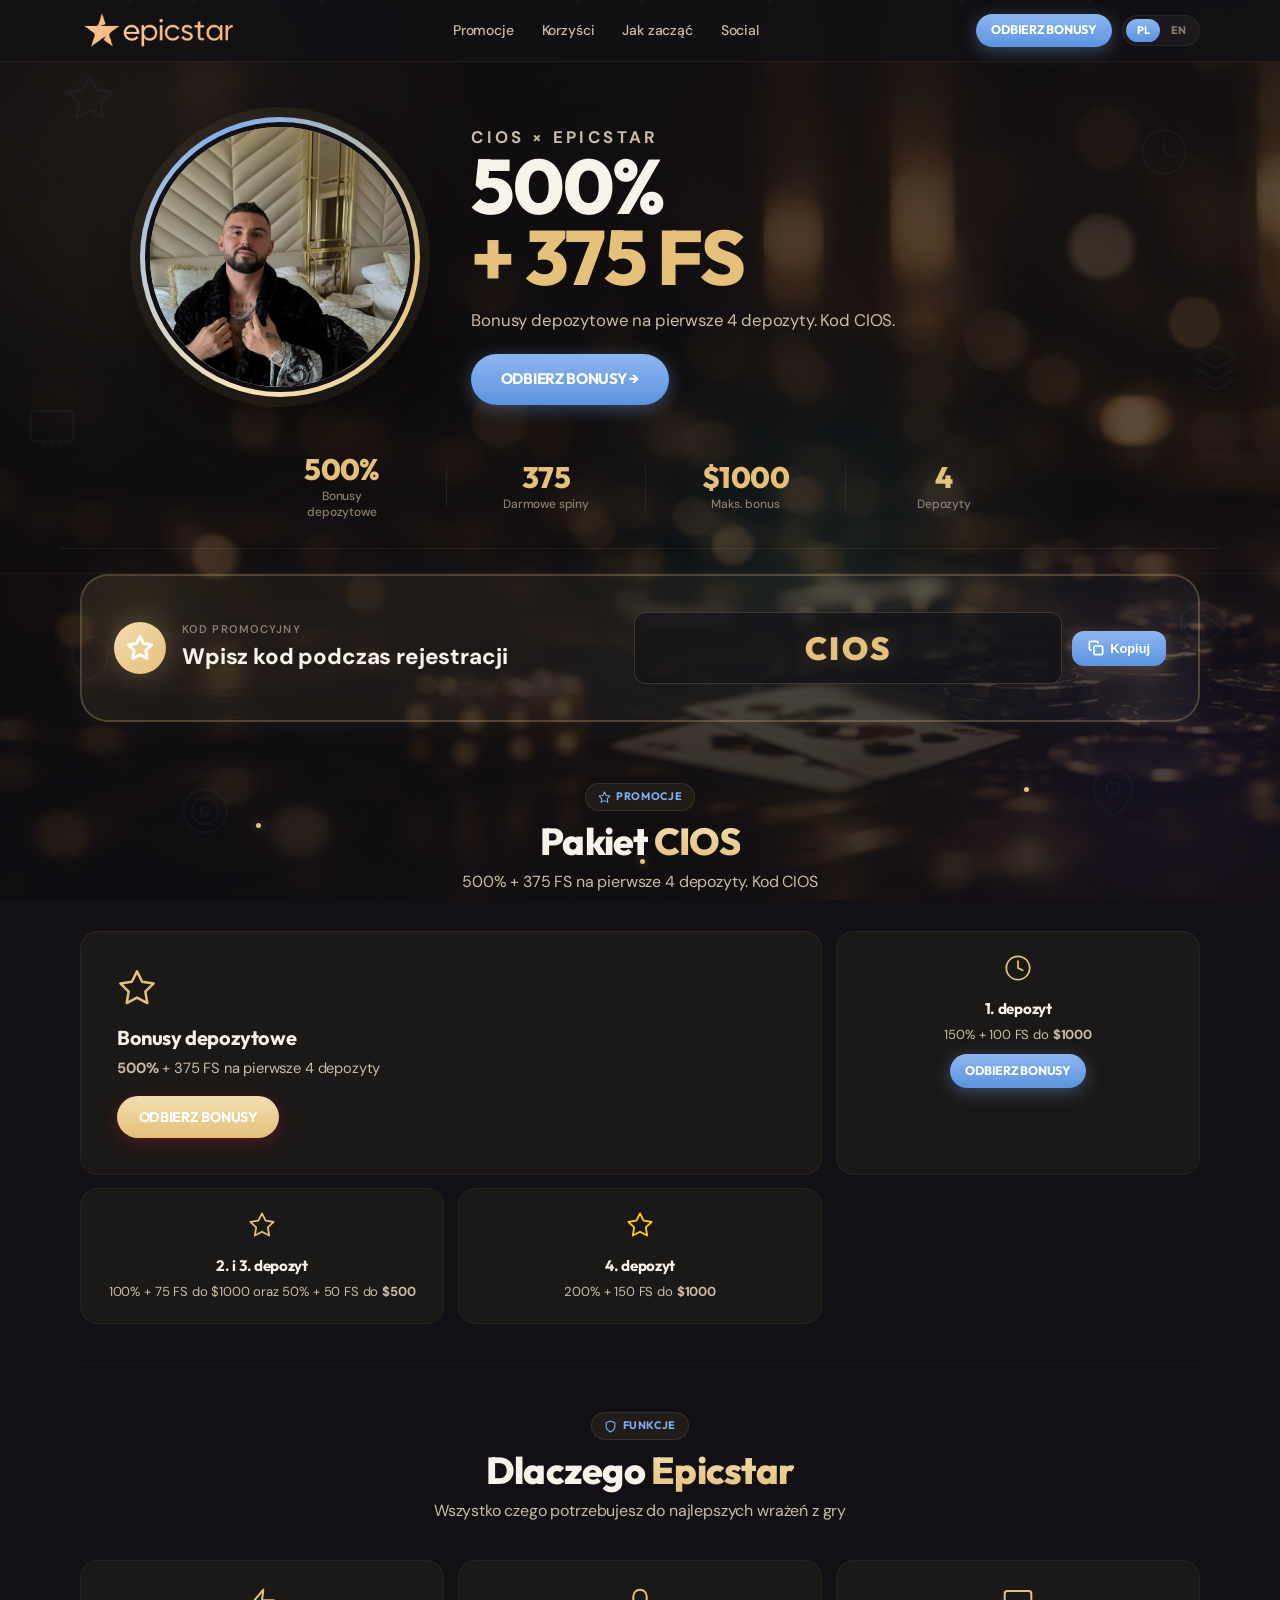
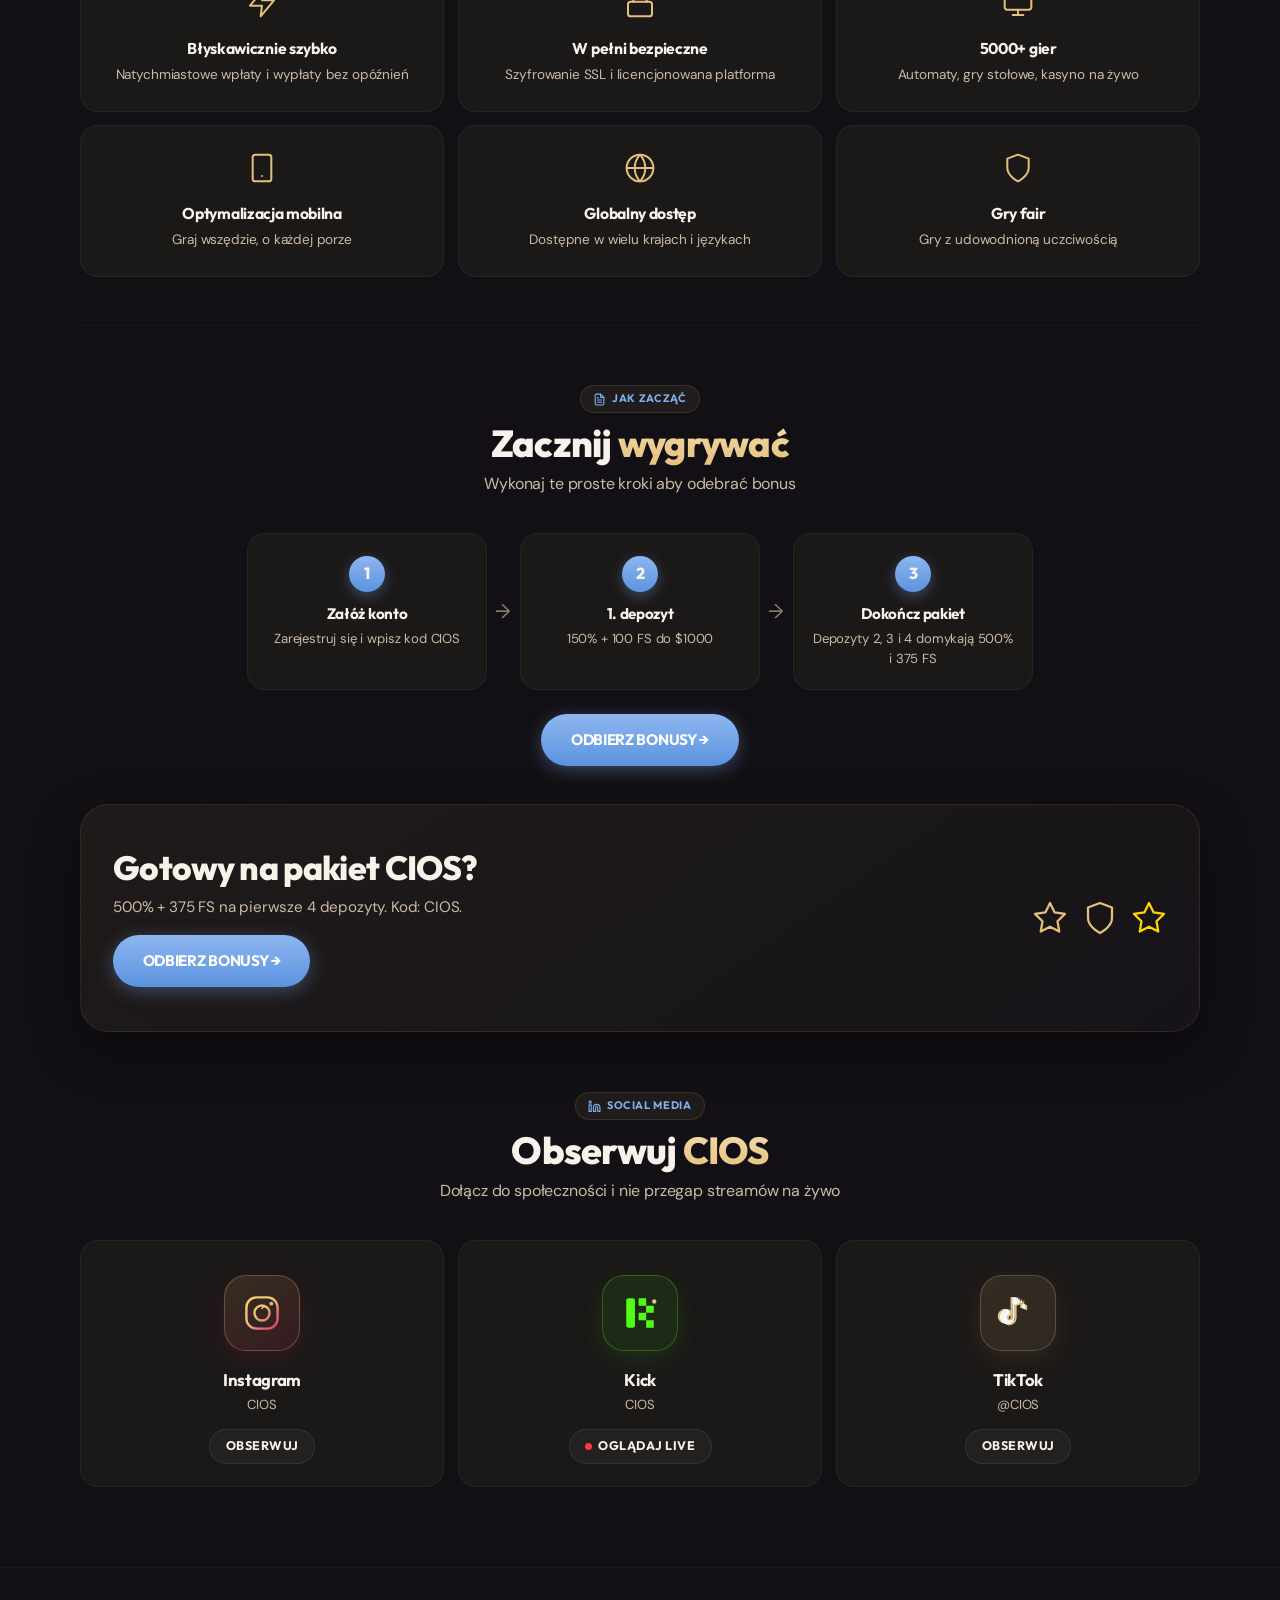
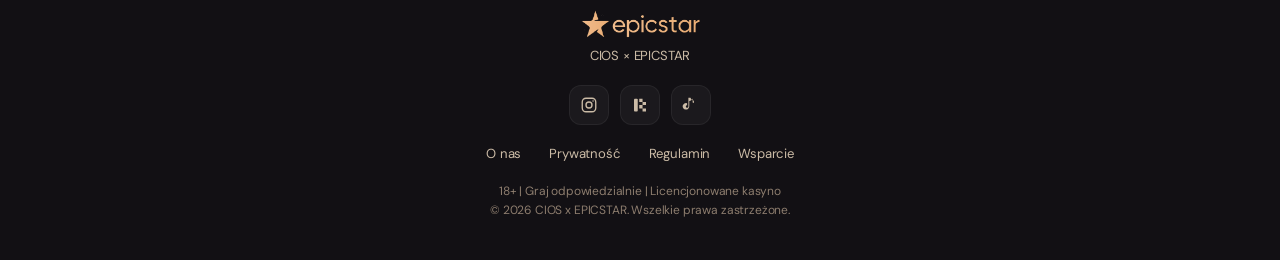
<file: index.html>
<!doctype html>
<html lang="pl">
  <head>
    <meta charset="UTF-8" />
    <meta name="viewport" content="width=device-width, initial-scale=1.0" />
    <link rel="icon" type="image/x-icon" href="assets/favicon.ico" />
    <link rel="preconnect" href="https://fonts.googleapis.com" />
    <link rel="preconnect" href="https://fonts.gstatic.com" crossorigin />
    <link href="https://fonts.googleapis.com/css2?family=DM+Sans:ital,opsz,wght@0,9..40,400..700;1,9..40,400..700&family=Outfit:wght@500;600;700;800;900&display=swap" rel="stylesheet" />
    <link rel="stylesheet" href="css/style.css" />
    <title>CIOS x EPICSTAR — Odbierz bonusy</title>
  </head>
  <body>
    <div class="app">
      <!-- Tło z efektem piekielno-arktycznym -->
      <div class="arctic-bg" aria-hidden="true">
        <div class="aurora aurora-1"></div>
        <div class="aurora aurora-2"></div>
        <div class="aurora aurora-3"></div>
        <div class="snow-particle p1"></div>
        <div class="snow-particle p2"></div>
        <div class="snow-particle p3"></div>
        <div class="snow-particle p4"></div>
        <div class="snow-particle p5"></div>
        <div class="snow-particle p6"></div>
        <div class="snow-particle p7"></div>
        <div class="snow-particle p8"></div>
        <div class="flame-particle f1"></div>
        <div class="flame-particle f2"></div>
        <div class="flame-particle f3"></div>
        
        <!-- LEWITUJĄCE ELEMENTY KASYNOWE -->
        <div class="floating-casino casino-1">
          <svg viewBox="0 0 24 24" fill="none" stroke="currentColor" stroke-width="1.2" stroke-linecap="round" stroke-linejoin="round">
            <polygon points="12 2 15.09 8.26 22 9.27 17 14.14 18.18 21.02 12 17.77 5.82 21.02 7 14.14 2 9.27 8.91 8.26 12 2"/>
          </svg>
        </div>
        <div class="floating-casino casino-2">
          <svg viewBox="0 0 24 24" fill="none" stroke="currentColor" stroke-width="1.2" stroke-linecap="round" stroke-linejoin="round">
            <circle cx="12" cy="12" r="10"/>
            <polyline points="12 6 12 12 16 14"/>
          </svg>
        </div>
        <div class="floating-casino casino-3">
          <svg viewBox="0 0 24 24" fill="none" stroke="currentColor" stroke-width="1.2" stroke-linecap="round" stroke-linejoin="round">
            <rect x="2" y="7" width="20" height="14" rx="2" ry="2"/>
            <line x1="16" y1="21" x2="16" y2="23"/>
            <line x1="8" y1="21" x2="8" y2="23"/>
            <line x1="12" y1="21" x2="12" y2="23"/>
          </svg>
        </div>
        <div class="floating-casino casino-4">
          <svg viewBox="0 0 24 24" fill="none" stroke="currentColor" stroke-width="1.2" stroke-linecap="round" stroke-linejoin="round">
            <path d="M12 2L2 7l10 5 10-5-10-5z"/>
            <path d="M2 17l10 5 10-5"/>
            <path d="M2 12l10 5 10-5"/>
          </svg>
        </div>
        <div class="floating-casino casino-5">
          <svg viewBox="0 0 24 24" fill="none" stroke="currentColor" stroke-width="1.2" stroke-linecap="round" stroke-linejoin="round">
            <path d="M12 22s8-4 8-10V5l-8-3-8 3v7c0 6 8 10 8 10z"/>
          </svg>
        </div>
        <div class="floating-casino casino-6">
          <svg viewBox="0 0 24 24" fill="none" stroke="currentColor" stroke-width="1.2" stroke-linecap="round" stroke-linejoin="round">
            <polygon points="12 2 22 8.5 22 15.5 12 22 2 15.5 2 8.5 12 2"/>
            <line x1="12" y1="22" x2="12" y2="15.5"/>
            <polyline points="12 8.5 2 15.5 12 22 22 15.5 12 8.5"/>
          </svg>
        </div>
        <div class="floating-casino casino-7">
          <svg viewBox="0 0 24 24" fill="none" stroke="currentColor" stroke-width="1.2" stroke-linecap="round" stroke-linejoin="round">
            <circle cx="12" cy="12" r="10"/>
            <circle cx="12" cy="12" r="6"/>
            <circle cx="12" cy="12" r="2"/>
          </svg>
        </div>
        <div class="floating-casino casino-8">
          <svg viewBox="0 0 24 24" fill="none" stroke="currentColor" stroke-width="1.2" stroke-linecap="round" stroke-linejoin="round">
            <path d="M21 10c0 7-9 13-9 13s-9-6-9-13a9 9 0 0118 0z"/>
            <circle cx="12" cy="10" r="3"/>
          </svg>
        </div>
      </div>

      <!-- Nawigacja -->
      <nav class="nav">
        <div class="nav-inner">
          <a href="https://rediraff.com/?refcode=K6AUTVNmiMVxM7VCXFR" target="_blank" rel="noopener noreferrer" class="nav-brand">
            <img src="assets/logo-mark.png" alt="epicstar" class="nav-logo" />
          </a>
          <div class="nav-links">
            <a href="#promo" data-i18n="navPromo">Promocje</a>
            <a href="#benefits" data-i18n="navBenefits">Korzyści</a>
            <a href="#steps" data-i18n="navSteps">Jak zacząć</a>
            <a href="#social" data-i18n="navSocial">Social</a>
          </div>
          <div class="nav-actions">
            <a href="https://rediraff.com/?refcode=K6AUTVNmiMVxM7VCXFR" target="_blank" rel="noopener" class="btn btn-primary btn-sm" data-i18n="navBonus">ODBIERZ BONUSY</a>
            <div class="lang-toggle">
              <button type="button" data-lang="pl" class="active">PL</button>
              <button type="button" data-lang="en">EN</button>
            </div>
          </div>
        </div>
      </nav>

      <header class="portrait-hero">
        <div class="portrait-ring">
          <img src="assets/avatare.jpg" alt="CIOS" />
        </div>
        <div class="portrait-copy">
          <p class="portrait-kicker">CIOS × EPICSTAR</p>
          <h1><span data-i18n="heroAmount">500%</span> <em data-i18n="heroSpins">+ 375 FS</em></h1>
          <p data-i18n="heroLead">Bonusy depozytowe na pierwsze 4 depozyty. Kod CIOS.</p>
          <div class="portrait-actions">
            <a href="https://rediraff.com/?refcode=K6AUTVNmiMVxM7VCXFR" target="_blank" rel="noopener" class="btn btn-primary btn-lg" data-i18n="heroCta1">ODBIERZ BONUSY →</a>
          </div>
        </div>
      </header>

      <!-- STATYSTYKI I PRZYCISKI POD BANNEREM -->
      <section class="hero-stats-section reveal">
        <div class="hero-stats-container">
          <div class="hero-stats">
            <div class="stat reveal-stagger">
              <span class="stat-number">500%</span>
              <span class="stat-label" data-i18n="statBonus">Bonusy depozytowe</span>
            </div>
            <div class="stat-divider reveal-stagger" aria-hidden="true"></div>
            <div class="stat reveal-stagger">
              <span class="stat-number">375</span>
              <span class="stat-label" data-i18n="statSpins">Darmowe spiny</span>
            </div>
            <div class="stat-divider reveal-stagger" aria-hidden="true"></div>
            <div class="stat reveal-stagger">
              <span class="stat-number">$1000</span>
              <span class="stat-label" data-i18n="statNoDeposit">Maks. bonus</span>
            </div>
            <div class="stat-divider reveal-stagger" aria-hidden="true"></div>
            <div class="stat reveal-stagger">
              <span class="stat-number">4</span>
              <span class="stat-label" data-i18n="statWithdraw">Depozyty</span>
            </div>
          </div>

        </div>
      </section>

      <!-- ════════════════════════════════════════ -->
      <!-- NOWY BOX Z KODEM PROMOCYJNYM HELLBOY   -->
      <!-- ════════════════════════════════════════ -->
      <section class="promo-code-section reveal" style="max-width: 1160px; margin: 0 auto; padding: 0 1.25rem;">
        <div class="promo-code-box" style="
          background: linear-gradient(145deg, rgba(228, 192, 122, 0.08), rgba(126, 175, 240, 0.04));
          border: 2px solid rgba(228, 192, 122, 0.25);
          border-radius: var(--radius-lg);
          padding: clamp(1.5rem, 3vw, 2.25rem) clamp(1.25rem, 2.5vw, 2rem);
          display: flex;
          align-items: center;
          justify-content: space-between;
          gap: 1.25rem;
          flex-wrap: wrap;
          box-shadow: 0 0 40px rgba(228, 192, 122, 0.06), inset 0 0 60px rgba(228, 192, 122, 0.02);
          position: relative;
          overflow: hidden;
        ">
          <!-- Subtelny efekt iskier w tle -->
          <div style="position: absolute; inset: 0; pointer-events: none; overflow: hidden; opacity: 0.08;">
            <div style="position: absolute; width: 200px; height: 200px; border-radius: 50%; background: radial-gradient(circle, #e4c07a, transparent 70%); top: -60px; left: -40px;"></div>
            <div style="position: absolute; width: 150px; height: 150px; border-radius: 50%; background: radial-gradient(circle, #e4c07a, transparent 70%); bottom: -40px; right: -20px;"></div>
          </div>

          <!-- Lewa strona: ikona + tekst -->
          <div style="display: flex; align-items: center; gap: 1rem; position: relative; z-index: 1; flex: 1 1 200px;">
            <div style="
              width: 52px; height: 52px; border-radius: 50%; 
              background: linear-gradient(135deg, #f3ddb0, #e4c07a);
              display: flex; align-items: center; justify-content: center;
              flex-shrink: 0;
              box-shadow: 0 0 30px rgba(228, 192, 122, 0.3);
            ">
              <svg width="28" height="28" viewBox="0 0 24 24" fill="none" stroke="white" stroke-width="2.5" stroke-linecap="round" stroke-linejoin="round">
                <polygon points="12 2 15.09 8.26 22 9.27 17 14.14 18.18 21.02 12 17.77 5.82 21.02 7 14.14 2 9.27 8.91 8.26 12 2"/>
              </svg>
            </div>
            <div>
              <div style="font-size: 0.7rem; font-weight: 600; text-transform: uppercase; letter-spacing: 0.1em; color: var(--text-muted);">
                Kod promocyjny
              </div>
              <div style="font-size: clamp(1.1rem, 2vw, 1.4rem); font-weight: 800; color: var(--text-primary);">
                Wpisz kod podczas rejestracji
              </div>
            </div>
          </div>

          <!-- Środek: KOD DO SKOPIOWANIA -->
          <div style="position: relative; z-index: 1; display: flex; align-items: center; gap: 0.6rem; flex: 1 1 auto; min-width: 180px;">
            <div style="
              background: rgba(18, 16, 20, 0.7);
              backdrop-filter: blur(8px);
              -webkit-backdrop-filter: blur(8px);
              border: 1px solid rgba(228, 192, 122, 0.2);
              border-radius: var(--radius-sm);
              padding: 0.6rem 1.2rem;
              font-family: var(--font-display);
              font-size: clamp(1.3rem, 2.8vw, 2rem);
              font-weight: 900;
              letter-spacing: 0.08em;
              color: #e4c07a;
              text-shadow: 0 0 20px rgba(228, 192, 122, 0.2);
              user-select: all;
              flex: 1;
              text-align: center;
              min-width: 120px;
              transition: border-color 0.3s, box-shadow 0.3s;
            " class="promo-code-display" id="promoCodeDisplay">
              CIOS
            </div>
            <button id="copyPromoBtn" style="
              background: linear-gradient(180deg, #8eb6f0, #5b93df);
              border: none;
              border-radius: var(--radius-sm);
              padding: 0.6rem 1rem;
              color: white;
              font-weight: 700;
              font-size: 0.8rem;
              cursor: pointer;
              transition: transform 0.2s var(--ease-out), box-shadow 0.2s;
              box-shadow: 0 4px 18px rgba(228, 192, 122, 0.25);
              display: flex;
              align-items: center;
              gap: 0.4rem;
              white-space: nowrap;
              flex-shrink: 0;
            " onmouseover="this.style.transform='scale(1.04)'" onmouseout="this.style.transform='scale(1)'" onmousedown="this.style.transform='scale(0.96)'" onmouseup="this.style.transform='scale(1.04)'">
              <svg width="16" height="16" viewBox="0 0 24 24" fill="none" stroke="currentColor" stroke-width="2.5" stroke-linecap="round" stroke-linejoin="round">
                <rect x="9" y="9" width="13" height="13" rx="2" ry="2"/>
                <path d="M5 15H4a2 2 0 01-2-2V4a2 2 0 012-2h9a2 2 0 012 2v1"/>
              </svg>
              <span id="copyBtnText">Kopiuj</span>
            </button>
          </div>

          <!-- Prawa strona: mała ikona płomienia -->
          <div style="position: relative; z-index: 1; opacity: 0.4; display: none; align-items: center; gap: 0.3rem; flex-shrink: 0;" class="flame-icons">
            <svg width="20" height="20" viewBox="0 0 24 24" fill="#e4c07a" stroke="none">
              <path d="M12 2s-3 5.5-3 9a3 3 0 106 0c0-3.5-3-9-3-9z"/>
              <path d="M12 22s-4-2.5-4-6a4 4 0 018 0c0 3.5-4 6-4 6z"/>
            </svg>
            <svg width="16" height="16" viewBox="0 0 24 24" fill="#e4c07a" stroke="none" opacity="0.6">
              <path d="M12 2s-3 5.5-3 9a3 3 0 106 0c0-3.5-3-9-3-9z"/>
            </svg>
          </div>
        </div>
      </section>

      <!-- Main Content -->
      <main class="main" id="main-content">
        <!-- Promo Features -->
        <section class="section reveal" id="promo">
          <div class="section-header reveal-stagger">
            <span class="section-tag">
              <svg width="16" height="16" viewBox="0 0 24 24" fill="none" stroke="currentColor" stroke-width="2" stroke-linecap="round" stroke-linejoin="round">
                <polygon points="12 2 15.09 8.26 22 9.27 17 14.14 18.18 21.02 12 17.77 5.82 21.02 7 14.14 2 9.27 8.91 8.26 12 2"/>
              </svg>
              <span data-i18n="promoTag">Promocje</span>
            </span>
            <h2 class="section-title"><span data-i18n="promoTitle1">Pakiet</span> <span class="highlight" data-i18n="promoTitle2">CIOS</span></h2>
            <p class="section-desc" data-i18n="promoDesc">500% + 375 FS na pierwsze 4 depozyty. Kod CIOS</p>
          </div>
          <div class="promo-grid">
            <!-- KAFELEK 1: KASYNOWY PAKIET POWITALNY -->
            <div class="promo-card-big reveal-stagger">
              <div class="promo-card-big-icon">
                <svg width="40" height="40" viewBox="0 0 24 24" fill="none" stroke="#e4c07a" stroke-width="1.5" stroke-linecap="round" stroke-linejoin="round">
                  <polygon points="12 2 15.09 8.26 22 9.27 17 14.14 18.18 21.02 12 17.77 5.82 21.02 7 14.14 2 9.27 8.91 8.26 12 2"/>
                </svg>
              </div>
              <h3 data-i18n="promoBigTitle">Bonusy depozytowe</h3>
              <p data-i18n="promoBigDesc"><strong>500%</strong> + 375 FS na pierwsze 4 depozyty</p>
              <a href="https://rediraff.com/?refcode=K6AUTVNmiMVxM7VCXFR" target="_blank" rel="noopener" class="btn btn-primary" data-i18n="promoBigCta">ODBIERZ BONUSY</a>
            </div>
            <!-- KAFELEK 2: BONUS SPORTOWY -->
            <div class="promo-card-small reveal-stagger">
              <span class="promo-small-icon">
                <svg width="28" height="28" viewBox="0 0 24 24" fill="none" stroke="#e4c07a" stroke-width="1.5" stroke-linecap="round" stroke-linejoin="round">
                  <circle cx="12" cy="12" r="10"/>
                  <polyline points="12 6 12 12 16 14"/>
                </svg>
              </span>
              <h4 data-i18n="promoSmall1Title">1. depozyt</h4>
              <p data-i18n="promoSmall1Desc">150% + 100 FS do <strong>$1000</strong></p>
              <a href="https://rediraff.com/?refcode=K6AUTVNmiMVxM7VCXFR" target="_blank" rel="noopener" class="btn btn-primary btn-sm" style="margin-top: 0.65rem;" data-i18n="promoBigCta">ODBIERZ BONUSY</a>
            </div>
            <!-- KAFELEK 3: CODZIENNE DARMOWE SPINY -->
            <div class="promo-card-small reveal-stagger">
              <span class="promo-small-icon">
                <svg width="28" height="28" viewBox="0 0 24 24" fill="none" stroke="#e4c07a" stroke-width="1.5" stroke-linecap="round" stroke-linejoin="round">
                  <polygon points="12 2 15.09 8.26 22 9.27 17 14.14 18.18 21.02 12 17.77 5.82 21.02 7 14.14 2 9.27 8.91 8.26 12 2"/>
                </svg>
              </span>
              <h4 data-i18n="promoSmall2Title">2. i 3. depozyt</h4>
              <p data-i18n="promoSmall2Desc">100% + 75 FS do $1000 oraz 50% + 50 FS do <strong>$500</strong></p>
            </div>
            <!-- KAFELEK 4: PROGRAM VIP -->
            <div class="promo-card-small reveal-stagger">
              <span class="promo-small-icon">
                <svg width="28" height="28" viewBox="0 0 24 24" fill="none" stroke="#ffd700" stroke-width="1.5" stroke-linecap="round" stroke-linejoin="round">
                  <polygon points="12 2 15.09 8.26 22 9.27 17 14.14 18.18 21.02 12 17.77 5.82 21.02 7 14.14 2 9.27 8.91 8.26 12 2"/>
                </svg>
              </span>
              <h4 data-i18n="promoSmall3Title">4. depozyt</h4>
              <p data-i18n="promoSmall3Desc">200% + 150 FS do <strong>$1000</strong></p>
            </div>
          </div>
        </section>

        <!-- Benefits -->
        <section class="section section-alt reveal" id="benefits">
          <div class="section-header reveal-stagger">
            <span class="section-tag">
              <svg width="16" height="16" viewBox="0 0 24 24" fill="none" stroke="currentColor" stroke-width="2" stroke-linecap="round" stroke-linejoin="round">
                <path d="M12 22s8-4 8-10V5l-8-3-8 3v7c0 6 8 10 8 10z"/>
              </svg>
              <span data-i18n="benefitsTag">Funkcje</span>
            </span>
            <h2 class="section-title"><span data-i18n="benefitsTitle1">Dlaczego</span> <span class="highlight" data-i18n="benefitsTitle2">Epicstar</span></h2>
            <p class="section-desc" data-i18n="benefitsDesc">Wszystko czego potrzebujesz do najlepszych wrażeń z gry</p>
          </div>
          <div class="benefits-grid">
            <div class="benefit-card reveal-stagger">
              <div class="benefit-icon">
                <svg width="36" height="36" viewBox="0 0 24 24" fill="none" stroke="#e4c07a" stroke-width="1.5" stroke-linecap="round" stroke-linejoin="round">
                  <polyline points="13 2 3 14 12 14 11 22 21 10 12 10 13 2"/>
                </svg>
              </div>
              <h3 data-i18n="benefit1Title">Błyskawicznie szybko</h3>
              <p data-i18n="benefit1Desc">Natychmiastowe wpłaty i wypłaty bez opóźnień</p>
            </div>
            <div class="benefit-card reveal-stagger">
              <div class="benefit-icon">
                <svg width="36" height="36" viewBox="0 0 24 24" fill="none" stroke="#e4c07a" stroke-width="1.5" stroke-linecap="round" stroke-linejoin="round">
                  <rect x="3" y="11" width="18" height="11" rx="2" ry="2"/>
                  <path d="M7 11V7a5 5 0 0110 0v4"/>
                </svg>
              </div>
              <h3 data-i18n="benefit2Title">W pełni bezpieczne</h3>
              <p data-i18n="benefit2Desc">Szyfrowanie SSL i licencjonowana platforma</p>
            </div>
            <div class="benefit-card reveal-stagger">
              <div class="benefit-icon">
                <svg width="36" height="36" viewBox="0 0 24 24" fill="none" stroke="#e4c07a" stroke-width="1.5" stroke-linecap="round" stroke-linejoin="round">
                  <rect x="2" y="3" width="20" height="14" rx="2" ry="2"/>
                  <line x1="8" y1="21" x2="16" y2="21"/>
                  <line x1="12" y1="17" x2="12" y2="21"/>
                </svg>
              </div>
              <h3 data-i18n="benefit3Title">5000+ gier</h3>
              <p data-i18n="benefit3Desc">Automaty, gry stołowe, kasyno na żywo</p>
            </div>
            <div class="benefit-card reveal-stagger">
              <div class="benefit-icon">
                <svg width="36" height="36" viewBox="0 0 24 24" fill="none" stroke="#e4c07a" stroke-width="1.5" stroke-linecap="round" stroke-linejoin="round">
                  <rect x="5" y="2" width="14" height="20" rx="2" ry="2"/>
                  <line x1="12" y1="18" x2="12" y2="18"/>
                </svg>
              </div>
              <h3 data-i18n="benefit4Title">Optymalizacja mobilna</h3>
              <p data-i18n="benefit4Desc">Graj wszędzie, o każdej porze</p>
            </div>
            <div class="benefit-card reveal-stagger">
              <div class="benefit-icon">
                <svg width="36" height="36" viewBox="0 0 24 24" fill="none" stroke="#e4c07a" stroke-width="1.5" stroke-linecap="round" stroke-linejoin="round">
                  <circle cx="12" cy="12" r="10"/>
                  <line x1="2" y1="12" x2="22" y2="12"/>
                  <path d="M12 2a15.3 15.3 0 014 10 15.3 15.3 0 01-4 10 15.3 15.3 0 01-4-10 15.3 15.3 0 014-10z"/>
                </svg>
              </div>
              <h3 data-i18n="benefit5Title">Globalny dostęp</h3>
              <p data-i18n="benefit5Desc">Dostępne w wielu krajach i językach</p>
            </div>
            <div class="benefit-card reveal-stagger">
              <div class="benefit-icon">
                <svg width="36" height="36" viewBox="0 0 24 24" fill="none" stroke="#e4c07a" stroke-width="1.5" stroke-linecap="round" stroke-linejoin="round">
                  <path d="M12 22s8-4 8-10V5l-8-3-8 3v7c0 6 8 10 8 10z"/>
                </svg>
              </div>
              <h3 data-i18n="benefit6Title">Gry fair</h3>
              <p data-i18n="benefit6Desc">Gry z udowodnioną uczciwością</p>
            </div>
          </div>
        </section>

        <!-- Steps -->
        <section class="section reveal" id="steps">
          <div class="section-header reveal-stagger">
            <span class="section-tag">
              <svg width="16" height="16" viewBox="0 0 24 24" fill="none" stroke="currentColor" stroke-width="2" stroke-linecap="round" stroke-linejoin="round">
                <path d="M14 2H6a2 2 0 00-2 2v16a2 2 0 002 2h12a2 2 0 002-2V8z"/>
                <polyline points="14 2 14 8 20 8"/>
                <line x1="16" y1="13" x2="8" y2="13"/>
                <line x1="16" y1="17" x2="8" y2="17"/>
                <polyline points="10 9 9 9 8 9"/>
              </svg>
              <span data-i18n="stepsTag">Jak zacząć</span>
            </span>
            <h2 class="section-title"><span data-i18n="stepsTitle1">Zacznij</span> <span class="highlight" data-i18n="stepsTitle2">wygrywać</span></h2>
            <p class="section-desc" data-i18n="stepsDesc">Wykonaj te proste kroki aby odebrać bonus</p>
          </div>
          <div class="steps-grid">
            <div class="step-card reveal-stagger">
              <div class="step-number">1</div>
              <div class="step-content">
                <h3 data-i18n="step1Title">Załóż konto</h3>
                <p data-i18n="step1Desc">Zarejestruj się i wpisz kod CIOS</p>
              </div>
            </div>
            <div class="step-arrow reveal-stagger" aria-hidden="true">→</div>
            <div class="step-card reveal-stagger">
              <div class="step-number">2</div>
              <div class="step-content">
                <h3 data-i18n="step2Title">1. depozyt</h3>
                <p data-i18n="step2Desc">150% + 100 FS do $1000</p>
              </div>
            </div>
            <div class="step-arrow reveal-stagger" aria-hidden="true">→</div>
            <div class="step-card reveal-stagger">
              <div class="step-number">3</div>
              <div class="step-content">
                <h3 data-i18n="step3Title">Dokończ pakiet</h3>
                <p data-i18n="step3Desc">Depozyty 2, 3 i 4 domykają 500% i 375 FS</p>
              </div>
            </div>
          </div>
          <div class="steps-cta reveal-stagger">
            <a href="https://rediraff.com/?refcode=K6AUTVNmiMVxM7VCXFR" target="_blank" rel="noopener" class="btn btn-primary btn-lg" data-i18n="stepsCta">ODBIERZ BONUSY →</a>
          </div>
        </section>

        <!-- CTA Section -->
        <section class="cta-section reveal">
          <div class="cta-inner">
            <div class="cta-content reveal-stagger">
              <h2><span data-i18n="ctaTitle1">Gotowy na</span> <span class="highlight" data-i18n="ctaTitle2">pakiet</span> <span data-i18n="ctaTitle3">CIOS?</span></h2>
              <p data-i18n="ctaDesc">500% + 375 FS na pierwsze 4 depozyty. Kod: CIOS.</p>
              <a href="https://rediraff.com/?refcode=K6AUTVNmiMVxM7VCXFR" target="_blank" rel="noopener" class="btn btn-primary btn-lg" data-i18n="ctaBtn">ODBIERZ BONUSY →</a>
            </div>
            <div class="cta-visual reveal-stagger" aria-hidden="true">
              <svg width="40" height="40" viewBox="0 0 24 24" fill="none" stroke="#e4c07a" stroke-width="1.5" stroke-linecap="round" stroke-linejoin="round">
                <polygon points="12 2 15.09 8.26 22 9.27 17 14.14 18.18 21.02 12 17.77 5.82 21.02 7 14.14 2 9.27 8.91 8.26 12 2"/>
              </svg>
              <svg width="40" height="40" viewBox="0 0 24 24" fill="none" stroke="#e4c07a" stroke-width="1.5" stroke-linecap="round" stroke-linejoin="round">
                <path d="M12 22s8-4 8-10V5l-8-3-8 3v7c0 6 8 10 8 10z"/>
              </svg>
              <svg width="40" height="40" viewBox="0 0 24 24" fill="none" stroke="#ffd700" stroke-width="1.5" stroke-linecap="round" stroke-linejoin="round">
                <polygon points="12 2 15.09 8.26 22 9.27 17 14.14 18.18 21.02 12 17.77 5.82 21.02 7 14.14 2 9.27 8.91 8.26 12 2"/>
              </svg>
            </div>
          </div>
        </section>

        <!-- Social Media -->
        <section class="section reveal" id="social">
          <div class="section-header reveal-stagger">
            <span class="section-tag">
              <svg width="16" height="16" viewBox="0 0 24 24" fill="none" stroke="currentColor" stroke-width="2" stroke-linecap="round" stroke-linejoin="round">
                <path d="M16 8a6 6 0 016 6v7h-4v-7a2 2 0 00-4 0v7h-4v-7a6 6 0 016-6z"/>
                <rect x="2" y="9" width="4" height="12"/>
                <circle cx="4" cy="4" r="2"/>
              </svg>
              <span data-i18n="socialTag">Social media</span>
            </span>
            <h2 class="section-title"><span data-i18n="socialTitle1">Obserwuj</span> <span class="highlight" data-i18n="socialTitle2">CIOS</span></h2>
            <p class="section-desc" data-i18n="socialDesc">Dołącz do społeczności i nie przegap streamów na żywo</p>
          </div>

          <div class="social-grid">
            <a href="#social" class="social-card social-card--instagram reveal-stagger">
              <span class="social-icon" aria-hidden="true">
                <svg viewBox="0 0 48 48" fill="none">
                  <defs>
                    <linearGradient id="ig-grad" x1="8" y1="6" x2="40" y2="42" gradientUnits="userSpaceOnUse">
                      <stop offset="0%" stop-color="#ffd166"/>
                      <stop offset="45%" stop-color="#e4c07a"/>
                      <stop offset="100%" stop-color="#e1306c"/>
                    </linearGradient>
                  </defs>
                  <rect x="7" y="7" width="34" height="34" rx="11" stroke="url(#ig-grad)" stroke-width="2.6"/>
                  <circle cx="24" cy="24" r="8.2" stroke="url(#ig-grad)" stroke-width="2.6"/>
                  <circle cx="34.2" cy="13.8" r="2.15" fill="url(#ig-grad)"/>
                  <path d="M24 19.2c.9-1.6 2.4-2.4 4.2-2.1" stroke="url(#ig-grad)" stroke-width="1.6" stroke-linecap="round"/>
                </svg>
              </span>
              <h3>Instagram</h3>
              <p class="social-handle">CIOS</p>
              <span class="social-cta" data-i18n="socialFollow">Obserwuj</span>
            </a>

            <a href="#social" class="social-card social-card--kick reveal-stagger">
              <span class="social-icon" aria-hidden="true">
                <svg viewBox="0 0 48 48" fill="none">
                  <rect x="9" y="8" width="9.5" height="32" rx="2.4" fill="#53FC18"/>
                  <path d="M22.5 8h8.2v8.2h-8.2V8zm8.2 8.2H39v7.6h-8.3v-7.6zM22.5 23.8h8.2V32h-8.2v-8.2zm8.2 8.2H39V40h-8.3v-8z" fill="#53FC18"/>
                  <circle class="social-live-dot" cx="39.5" cy="11.5" r="2.4" fill="#e4c07a"/>
                </svg>
              </span>
              <h3>Kick</h3>
              <p class="social-handle">CIOS</p>
              <span class="social-cta social-cta--live">
                <span class="live-pulse" aria-hidden="true"></span>
                <span data-i18n="socialWatch">Oglądaj live</span>
              </span>
            </a>

            <a href="#social" class="social-card social-card--tiktok reveal-stagger">
              <span class="social-icon" aria-hidden="true">
                <svg viewBox="0 0 48 48" fill="none">
                  <g transform="translate(2.2, 1.1)">
                    <path d="M28.6 8.8c-1.7 3.5-4.6 5.7-8.3 6.2v13.1a8.1 8.1 0 11-5.4-7.6v5.1a3.2 3.2 0 103.2 3.1V7.1h5.4c.5 2.6 2.1 4.8 4.3 6.1 1.2.7 2.6 1.1 4 1.2v5.3c-1.2-.1-2.3-.4-3.2-.9z" fill="#e4c07a"/>
                  </g>
                  <g transform="translate(-2.2, -0.6)">
                    <path d="M28.6 8.8c-1.7 3.5-4.6 5.7-8.3 6.2v13.1a8.1 8.1 0 11-5.4-7.6v5.1a3.2 3.2 0 103.2 3.1V7.1h5.4c.5 2.6 2.1 4.8 4.3 6.1 1.2.7 2.6 1.1 4 1.2v5.3c-1.2-.1-2.3-.4-3.2-.9z" fill="#e4c07a"/>
                  </g>
                  <path d="M28.6 8.8c-1.7 3.5-4.6 5.7-8.3 6.2v13.1a8.1 8.1 0 11-5.4-7.6v5.1a3.2 3.2 0 103.2 3.1V7.1h5.4c.5 2.6 2.1 4.8 4.3 6.1 1.2.7 2.6 1.1 4 1.2v5.3c-1.2-.1-2.3-.4-3.2-.9z" fill="#f2f7ff"/>
                </svg>
              </span>
              <h3>TikTok</h3>
              <p class="social-handle">@CIOS</p>
              <span class="social-cta" data-i18n="socialFollow">Obserwuj</span>
            </a>
          </div>
        </section>
      </main>

      <!-- Footer -->
      <footer class="footer">
        <div class="footer-inner">
          <div class="footer-brand">
            <img src="assets/logo-mark.png" alt="epicstar" class="footer-logo" />
            <p data-i18n="footerTagline">CIOS × EPICSTAR</p>
          </div>
          <div class="footer-social">
            <a href="#social" aria-label="Instagram">
              <svg viewBox="0 0 24 24" fill="none" stroke="currentColor" stroke-width="1.8" stroke-linecap="round" stroke-linejoin="round">
                <rect x="3" y="3" width="18" height="18" rx="5"/>
                <circle cx="12" cy="12" r="4"/>
                <circle cx="17.4" cy="6.6" r="1" fill="currentColor" stroke="none"/>
              </svg>
            </a>
            <a href="#social" aria-label="Kick">
              <svg viewBox="0 0 24 24" fill="currentColor">
                <rect x="4" y="3.5" width="5" height="17" rx="1.2"/>
                <path d="M11 3.5h4.4v4.4H11V3.5zm4.4 4.4H20v4.2h-4.6V7.9zM11 12.1h4.4v4.4H11v-4.4zm4.4 4.4H20v4H15.4v-4z"/>
              </svg>
            </a>
            <a href="#social" aria-label="TikTok">
              <svg viewBox="0 0 24 24" fill="currentColor">
                <path d="M14.2 3.2c-.9 1.9-2.5 3.1-4.5 3.4v7.1a4.4 4.4 0 11-2.9-4.1v2.8a1.7 1.7 0 101.7 1.7V2.4h2.9c.3 1.4 1.1 2.6 2.3 3.3.7.4 1.4.6 2.2.7v2.9c-.6 0-1.2-.2-1.7-.5z"/>
              </svg>
            </a>
          </div>
          <div class="footer-links">
            <a href="#" data-i18n="footerAbout">O nas</a>
            <a href="privacy.html" data-i18n="footerPrivacy">Prywatność</a>
            <a href="#" data-i18n="footerTerms">Regulamin</a>
            <a href="#" data-i18n="footerSupport">Wsparcie</a>
          </div>
          <div class="footer-legal">
            <p data-i18n="footerLegal1">18+ | Graj odpowiedzialnie | Licencjonowane kasyno</p>
            <p>© 2026 CIOS x EPICSTAR. <span data-i18n="footerLegal2">Wszelkie prawa zastrzeżone.</span></p>
          </div>
        </div>
      </footer>
    </div>

    <script src="js/translations.js"></script>
    <script src="js/main.js"></script>

    <!-- Skrypt do kopiowania kodu -->
    <script>
      (function() {
        const copyBtn = document.getElementById('copyPromoBtn');
        const codeDisplay = document.getElementById('promoCodeDisplay');
        const btnText = document.getElementById('copyBtnText');
        const PROMO_CODE = 'CIOS';

        copyBtn.addEventListener('click', function() {
          navigator.clipboard.writeText(PROMO_CODE).then(() => {
            // Animacja potwierdzenia
            const originalText = btnText.textContent;
            btnText.textContent = '✓ Skopiowano!';
            codeDisplay.style.borderColor = '#e4c07a';
            codeDisplay.style.boxShadow = '0 0 30px rgba(126, 175, 240, 0.3)';

            setTimeout(() => {
              btnText.textContent = originalText;
              codeDisplay.style.borderColor = 'rgba(228, 192, 122, 0.2)';
              codeDisplay.style.boxShadow = 'none';
            }, 2000);
          }).catch(() => {
            // Fallback dla przeglądarek bez Clipboard API
            const textArea = document.createElement('textarea');
            textArea.value = PROMO_CODE;
            document.body.appendChild(textArea);
            textArea.select();
            document.execCommand('copy');
            document.body.removeChild(textArea);

            btnText.textContent = '✓ Skopiowano!';
            codeDisplay.style.borderColor = '#e4c07a';
            codeDisplay.style.boxShadow = '0 0 30px rgba(126, 175, 240, 0.3)';

            setTimeout(() => {
              btnText.textContent = 'Kopiuj';
              codeDisplay.style.borderColor = 'rgba(228, 192, 122, 0.2)';
              codeDisplay.style.boxShadow = 'none';
            }, 2000);
          });
        });

        // Kliknięcie w kod też kopiuje
        codeDisplay.addEventListener('click', function() {
          copyBtn.click();
        });
      })();
    </script>
  </body>
</html>
</file>
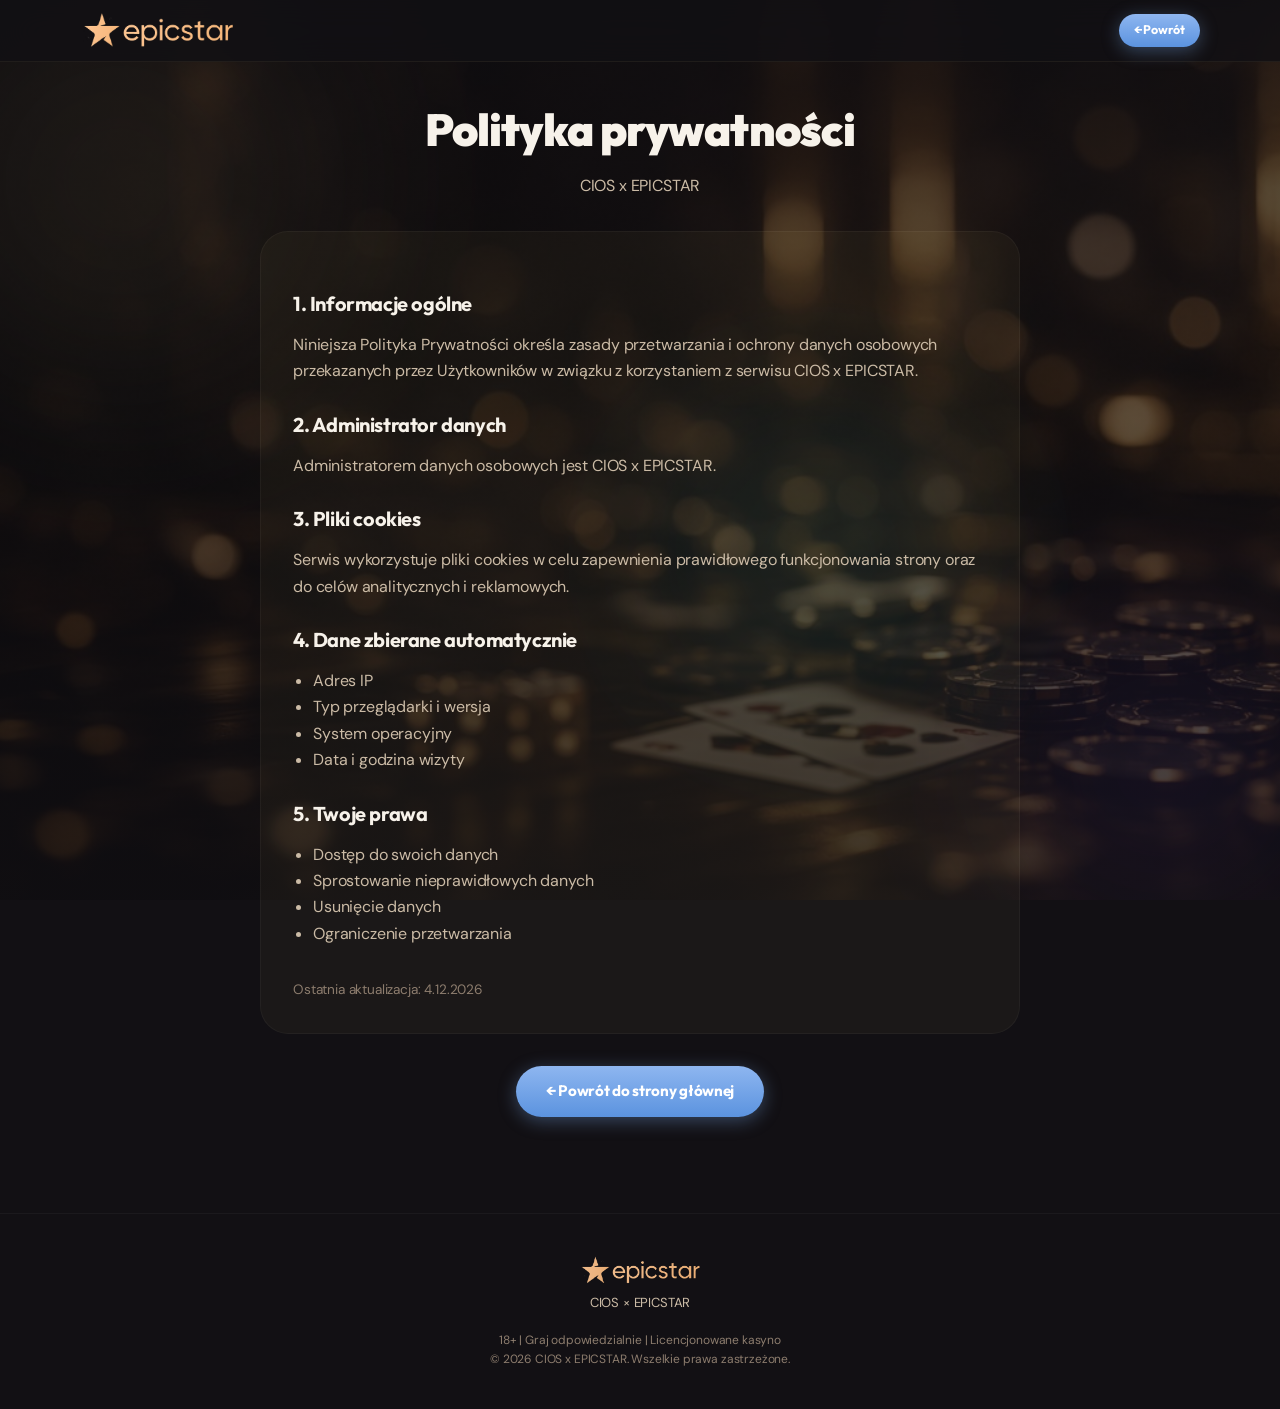
<file: privacy.html>
<!doctype html>
<html lang="pl">
  <head>
    <meta charset="UTF-8" />
    <meta name="viewport" content="width=device-width, initial-scale=1.0" />
    <link rel="icon" type="image/x-icon" href="assets/favicon.ico" />
    <link rel="preconnect" href="https://fonts.googleapis.com" />
    <link rel="preconnect" href="https://fonts.gstatic.com" crossorigin />
    <link href="https://fonts.googleapis.com/css2?family=DM+Sans:ital,opsz,wght@0,9..40,400..700;1,9..40,400..700&family=Outfit:wght@500;600;700;800;900&display=swap" rel="stylesheet" />
    <link rel="stylesheet" href="css/style.css" />
    <title>Polityka prywatności — CIOS x EPICSTAR</title>
  </head>
  <body>
    <div class="app">
      <div class="arctic-bg" aria-hidden="true">
        <div class="aurora aurora-1"></div>
        <div class="aurora aurora-2"></div>
        <div class="aurora aurora-3"></div>
      </div>

      <nav class="nav">
        <div class="nav-inner">
          <a href="index.html" class="nav-brand">
            <img src="assets/logo-mark.png" alt="epicstar" class="nav-logo" />
          </a>
          <div class="nav-actions">
            <a href="index.html" class="btn btn-primary btn-sm">← Powrót</a>
          </div>
        </div>
      </nav>

      <main style="max-width: 800px; margin: 2rem auto; padding: 0 1.25rem 4rem;">
        <h1 style="font-size: clamp(2rem, 4vw, 2.8rem); font-weight: 900; text-align: center; margin: 0;">
          Polityka prywatności
        </h1>
        <p style="text-align: center; color: var(--text-secondary); margin-top: 0.5rem;">
          CIOS x EPICSTAR
        </p>

        <div style="margin-top: 2rem; padding: 2rem; border-radius: var(--radius-lg); background: var(--bg-card); border: 1px solid rgba(255,255,255,0.04);">
          <h2 style="font-size: 1.25rem; margin: 1.5rem 0 0.75rem; color: var(--text-primary);">1. Informacje ogólne</h2>
          <p style="color: var(--text-secondary); line-height: 1.65;">
            Niniejsza Polityka Prywatności określa zasady przetwarzania i ochrony danych osobowych
            przekazanych przez Użytkowników w związku z korzystaniem z serwisu CIOS x EPICSTAR.
          </p>

          <h2 style="font-size: 1.25rem; margin: 1.5rem 0 0.75rem; color: var(--text-primary);">2. Administrator danych</h2>
          <p style="color: var(--text-secondary); line-height: 1.65;">
            Administratorem danych osobowych jest CIOS x EPICSTAR.
          </p>

          <h2 style="font-size: 1.25rem; margin: 1.5rem 0 0.75rem; color: var(--text-primary);">3. Pliki cookies</h2>
          <p style="color: var(--text-secondary); line-height: 1.65;">
            Serwis wykorzystuje pliki cookies w celu zapewnienia prawidłowego funkcjonowania strony
            oraz do celów analitycznych i reklamowych.
          </p>

          <h2 style="font-size: 1.25rem; margin: 1.5rem 0 0.75rem; color: var(--text-primary);">4. Dane zbierane automatycznie</h2>
          <ul style="color: var(--text-secondary); line-height: 1.65; padding-left: 1.25rem;">
            <li>Adres IP</li>
            <li>Typ przeglądarki i wersja</li>
            <li>System operacyjny</li>
            <li>Data i godzina wizyty</li>
          </ul>

          <h2 style="font-size: 1.25rem; margin: 1.5rem 0 0.75rem; color: var(--text-primary);">5. Twoje prawa</h2>
          <ul style="color: var(--text-secondary); line-height: 1.65; padding-left: 1.25rem;">
            <li>Dostęp do swoich danych</li>
            <li>Sprostowanie nieprawidłowych danych</li>
            <li>Usunięcie danych</li>
            <li>Ograniczenie przetwarzania</li>
          </ul>

          <p style="font-size: 0.85rem; color: var(--text-muted); margin-top: 2rem;">
            Ostatnia aktualizacja: <span id="privacy-date"></span>
          </p>
        </div>

        <div style="text-align: center; margin-top: 2rem;">
          <a href="index.html" class="btn btn-primary btn-lg">← Powrót do strony głównej</a>
        </div>
      </main>

      <footer class="footer">
        <div class="footer-inner">
          <div class="footer-brand">
            <img src="assets/logo-mark.png" alt="epicstar" class="footer-logo" />
            <p>CIOS × EPICSTAR</p>
          </div>
          <div class="footer-legal">
            <p>18+ | Graj odpowiedzialnie | Licencjonowane kasyno</p>
            <p>© <span id="footer-year"></span> CIOS x EPICSTAR. Wszelkie prawa zastrzeżone.</p>
          </div>
        </div>
      </footer>
    </div>

    <script>
      document.getElementById('privacy-date').textContent = new Date().toLocaleDateString('pl-PL');
      document.getElementById('footer-year').textContent = new Date().getFullYear();
    </script>
  </body>
</html>
</file>
<file: css/style.css>
/* ============================================================
   CIOS x EPICSTAR — dark casino
   ============================================================ */

:root {
  --bg-primary: #121014;
  --bg-secondary: #1b171c;
  --bg-card: rgba(228, 192, 122, 0.045);
  --bg-card-hover: rgba(228, 192, 122, 0.08);

  --text-primary: #f7f2ea;
  --text-secondary: #cbbba6;
  --text-muted: #8d7d6e;

  --accent: #7eaff0;
  --accent-dark: #4d86d4;
  --accent-glow: rgba(126, 175, 240, 0.35);
  --flame: #e4c07a;
  --gold: #e4c07a;

  --gradient-main: linear-gradient(180deg, #8eb6f0 0%, #5b93df 100%);
  --gradient-fire: linear-gradient(180deg, #f3ddb0 0%, #e4c07a 100%);

  --radius: 18px;
  --radius-sm: 12px;
  --radius-lg: 28px;

  --shadow: 0 18px 48px rgba(0, 0, 0, 0.45);
  --shadow-glow: 0 0 36px rgba(228, 192, 122, 0.16);

  --font-display: 'Outfit', ui-sans-serif, system-ui, sans-serif;
  --font-body: 'DM Sans', ui-sans-serif, system-ui, sans-serif;

  --ease-out: cubic-bezier(0.22, 1, 0.36, 1);
  --ease-spring: cubic-bezier(0.34, 1.56, 0.64, 1);
}

*, *::before, *::after { box-sizing: border-box; margin: 0; padding: 0; }

html {
  background: #121014;
  scroll-behavior: smooth;
  -webkit-text-size-adjust: 100%;
}

body {
  font-family: var(--font-body);
  font-size: 1rem;
  font-weight: 400;
  background: transparent;
  color: var(--text-primary);
  min-height: 100vh;
  overflow-x: hidden;
  line-height: 1.6;
  letter-spacing: -0.01em;
  -webkit-font-smoothing: antialiased;
  text-rendering: optimizeLegibility;
}

img { max-width: 100%; display: block; }
a { color: inherit; text-decoration: none; }
::selection { background: var(--accent); color: #fff; }

h1, h2, h3, h4, .stat-number, .btn, .nav-brand, .section-title {
  font-family: var(--font-display);
  letter-spacing: -0.02em;
}

/* ── Background ── */

.arctic-bg {
  position: fixed;
  inset: 0;
  z-index: -1;
  pointer-events: none;
  overflow: hidden;
  background:
    linear-gradient(180deg, rgba(18, 16, 20, 0.78) 0%, rgba(18, 16, 20, 0.62) 42%, rgba(18, 16, 20, 0.84) 100%),
    url("../assets/casino-bg.jpg") center 72% / cover no-repeat;
}

.aurora {
  position: absolute;
  border-radius: 50%;
  filter: blur(90px);
  opacity: 0.1;
  animation: auroraDrift 22s ease-in-out infinite alternate;
}
.aurora-1 { width: 55vw; height: 45vw; max-width: 700px; top: -12%; left: -18%; background: radial-gradient(circle, #e4c07a, transparent 70%); }
.aurora-2 { width: 42vw; height: 32vw; max-width: 560px; bottom: -8%; right: -12%; background: radial-gradient(circle, #7c4dff, transparent 70%); animation-delay: 6s; }
.aurora-3 { width: 32vw; height: 28vw; max-width: 420px; top: 42%; left: 48%; background: radial-gradient(circle, #00e5ff, transparent 70%); animation-delay: 11s; }

@keyframes auroraDrift {
  0% { transform: translate(0, 0) scale(1); }
  100% { transform: translate(4%, 6%) scale(1.08); }
}

.snow-particle {
  position: absolute;
  width: 3px;
  height: 3px;
  background: rgba(255, 255, 255, 0.45);
  border-radius: 50%;
  animation: snowFall 14s linear infinite;
}
.p1 { left: 10%; animation-delay: 0s; }
.p2 { left: 25%; animation-delay: 2s; animation-duration: 16s; }
.p3 { left: 45%; animation-delay: 4s; }
.p4 { left: 60%; animation-delay: 1s; animation-duration: 12s; }
.p5 { left: 75%; animation-delay: 3s; }
.p6 { left: 85%; animation-delay: 5s; animation-duration: 15s; }
.p7 { left: 15%; animation-delay: 6s; }
.p8 { left: 50%; animation-delay: 7s; animation-duration: 13s; }

@keyframes snowFall {
  0% { opacity: 0; transform: translateY(-8vh); }
  12% { opacity: 0.9; }
  88% { opacity: 0.4; }
  100% { opacity: 0; transform: translateY(105vh); }
}

.flame-particle {
  position: absolute;
  width: 5px;
  height: 5px;
  border-radius: 50%;
  background: var(--flame);
  box-shadow: 0 0 10px rgba(228, 192, 122, 0.55);
  animation: flameRise 7s ease-in infinite;
}
.f1 { left: 20%; bottom: 8%; animation-delay: 0s; }
.f2 { left: 50%; bottom: 4%; animation-delay: 2.2s; }
.f3 { left: 80%; bottom: 12%; animation-delay: 4.5s; }

@keyframes flameRise {
  0% { opacity: 0; transform: translateY(0) scale(1); }
  15% { opacity: 0.85; }
  100% { opacity: 0; transform: translateY(-75vh) scale(0.15); }
}

.floating-casino {
  position: absolute;
  z-index: 0;
  opacity: 0.05;
  pointer-events: none;
  color: var(--accent);
  animation: floatShake 9s ease-in-out infinite;
}
.floating-casino svg {
  width: 52px;
  height: 52px;
  display: block;
  filter: drop-shadow(0 0 16px rgba(228, 192, 122, 0.12));
}
.casino-1 { top: 8%; left: 5%; animation-delay: 0s; }
.casino-2 { top: 14%; right: 7%; animation-delay: 1.2s; opacity: 0.04; }
.casino-3 { top: 44%; left: 2%; animation-delay: 2.5s; }
.casino-4 { top: 38%; right: 3%; animation-delay: 0.8s; opacity: 0.04; }
.casino-5 { bottom: 24%; left: 5%; animation-delay: 3.2s; opacity: 0.04; }
.casino-6 { bottom: 28%; right: 4%; animation-delay: 1.8s; }
.casino-7 { bottom: 7%; left: 14%; animation-delay: 4s; opacity: 0.04; }
.casino-8 { bottom: 9%; right: 11%; animation-delay: 2.2s; opacity: 0.035; }

@keyframes floatShake {
  0%, 100% { transform: translateY(0) rotate(0deg); }
  50% { transform: translateY(-12px) rotate(2deg); }
}

/* ── Reveal animations ── */

.reveal,
.reveal-stagger {
  opacity: 0;
  transform: translateY(24px);
  transition:
    opacity 0.75s var(--ease-out),
    transform 0.75s var(--ease-out);
  will-change: opacity, transform;
}

.reveal.is-visible,
.reveal-stagger.is-visible {
  opacity: 1;
  transform: none;
}

.reveal-stagger:nth-child(1) { transition-delay: 0ms; }
.reveal-stagger:nth-child(2) { transition-delay: 70ms; }
.reveal-stagger:nth-child(3) { transition-delay: 140ms; }
.reveal-stagger:nth-child(4) { transition-delay: 210ms; }
.reveal-stagger:nth-child(5) { transition-delay: 280ms; }
.reveal-stagger:nth-child(6) { transition-delay: 350ms; }

/* ── App shell ── */

.app { position: relative; z-index: 1; }

/* ── Navigation ── */

.nav {
  position: sticky;
  top: 0;
  z-index: 100;
  background: rgba(18, 16, 20, 0.82);
  backdrop-filter: blur(18px);
  -webkit-backdrop-filter: blur(18px);
  border-bottom: 1px solid rgba(228, 192, 122, 0.07);
  transition: box-shadow 0.3s ease, background 0.3s ease;
}
.nav.is-scrolled {
  background: rgba(18, 16, 20, 0.94);
  box-shadow: 0 8px 32px rgba(0, 0, 0, 0.35);
}

.nav-inner {
  max-width: 1160px;
  margin: 0 auto;
  padding: 0.65rem 1.25rem;
  display: flex;
  align-items: center;
  justify-content: space-between;
  gap: 1rem;
}

.nav-brand { display: flex; align-items: center; }
.nav-logo { height: 40px; width: auto; transition: transform 0.25s var(--ease-out); }
.nav-brand:hover .nav-logo { transform: scale(1.03); }

.nav-links {
  display: flex;
  gap: 1.75rem;
  font-size: 0.875rem;
  font-weight: 500;
}
.nav-links a {
  color: var(--text-secondary);
  transition: color 0.2s;
  position: relative;
}
.nav-links a::after {
  content: '';
  position: absolute;
  left: 0;
  bottom: -4px;
  width: 100%;
  height: 2px;
  background: var(--accent);
  transform: scaleX(0);
  transform-origin: right;
  transition: transform 0.25s var(--ease-out);
}
.nav-links a:hover { color: var(--text-primary); }
.nav-links a:hover::after { transform: scaleX(1); transform-origin: left; }

.nav-actions { display: flex; align-items: center; gap: 0.65rem; }

/* ── Buttons ── */

.btn {
  display: inline-flex;
  align-items: center;
  justify-content: center;
  gap: 0.45rem;
  padding: 0.62rem 1.35rem;
  border-radius: 999px;
  font-weight: 700;
  font-size: 0.875rem;
  border: none;
  cursor: pointer;
  transition: transform 0.22s var(--ease-out), box-shadow 0.22s ease, background 0.22s ease;
  position: relative;
  overflow: hidden;
}

.btn-primary {
  background: var(--gradient-main);
  color: #fff;
  box-shadow: 0 4px 18px var(--accent-glow);
}
.btn-primary:hover {
  transform: translateY(-2px);
  box-shadow: 0 10px 28px var(--accent-glow);
}
.btn-primary:active { transform: translateY(0); }

.btn-ghost {
  background: rgba(255, 255, 255, 0.04);
  color: var(--text-primary);
  border: 1px solid rgba(255, 255, 255, 0.1);
}
.btn-ghost:hover {
  background: rgba(255, 255, 255, 0.08);
  transform: translateY(-2px);
}

.btn-sm { padding: 0.42rem 0.95rem; font-size: 0.78rem; }
.btn-lg { padding: 0.85rem 1.85rem; font-size: 0.95rem; }

.btn-scroll { animation: bounceDown 2.2s ease-in-out infinite; }
@keyframes bounceDown {
  0%, 100% { transform: translateY(0); }
  50% { transform: translateY(5px); }
}
.btn-scroll:hover { animation: none; }

/* ── Lang toggle ── */

.lang-toggle {
  display: flex;
  padding: 3px;
  border-radius: 999px;
  background: rgba(255, 255, 255, 0.04);
  border: 1px solid rgba(255, 255, 255, 0.06);
}
.lang-toggle button {
  background: transparent;
  border: none;
  padding: 0.28rem 0.65rem;
  border-radius: 999px;
  font-family: var(--font-display);
  font-size: 0.68rem;
  font-weight: 700;
  color: var(--text-muted);
  cursor: pointer;
  transition: 0.2s;
}
.lang-toggle button.active {
  background: var(--gradient-main);
  color: #fff;
}

/* ── Portrait hero ── */

.portrait-hero {
  max-width: 1040px;
  margin: 0 auto;
  padding: clamp(1.6rem, 4vw, 3rem) 1.25rem 0.5rem;
  display: grid;
  grid-template-columns: auto minmax(0, 1fr);
  align-items: center;
  gap: clamp(1.4rem, 4vw, 3.2rem);
}

.portrait-ring {
  width: min(280px, 42vw);
  aspect-ratio: 1;
  border-radius: 50%;
  padding: 5px;
  background: conic-gradient(from 200deg, #f6e3b8, #7eaff0 38%, #e4c07a 70%, #f6e3b8);
  box-shadow:
    0 0 0 10px rgba(228, 192, 122, 0.08),
    0 22px 50px rgba(0, 0, 0, 0.45);
}

.portrait-ring img {
  width: 100%;
  height: 100%;
  object-fit: cover;
  object-position: center 16%;
  border-radius: 50%;
  border: 5px solid #121014;
  display: block;
}

.portrait-kicker {
  margin: 0 0 0.45rem;
  font-size: 0.75rem;
  font-weight: 700;
  letter-spacing: 0.2em;
  text-transform: uppercase;
  color: var(--gold);
}

.portrait-copy h1 {
  margin: 0;
  font-size: clamp(3rem, 6vw, 5.2rem);
  font-weight: 800;
  line-height: 0.92;
  letter-spacing: -0.03em;
}

.portrait-copy h1 em {
  display: block;
  font-style: normal;
  color: var(--gold);
}

.portrait-copy > p {
  margin: 0.9rem 0 0;
  max-width: 34rem;
  color: var(--text-secondary);
  font-size: 1.05rem;
}

.portrait-actions {
  display: flex;
  flex-wrap: wrap;
  gap: 0.65rem;
  margin-top: 1.25rem;
}

/* ── Hero banner ── */

.hero-with-banner {
  position: relative;
  overflow: hidden;
  width: 100%;
  aspect-ratio: 21 / 9;
  min-height: 220px;
  max-height: min(56vh, 520px);
}

.hero-banner-bg {
  position: absolute;
  inset: 0;
  background-size: cover;
  background-position: center 14%;
  background-repeat: no-repeat;
  animation: bannerKen 18s ease-in-out infinite alternate;
}

@keyframes bannerKen {
  0% { transform: scale(1); }
  100% { transform: scale(1.04); }
}

.hero-banner-overlay {
  position: absolute;
  inset: 0;
  background: linear-gradient(
    to bottom,
    rgba(18, 16, 20, 0) 0%,
    rgba(18, 16, 20, 0) 35%,
    rgba(18, 16, 20, 0.35) 55%,
    rgba(18, 16, 20, 0.72) 72%,
    var(--bg-primary) 100%
  );
  pointer-events: none;
}

.hero-grid-overlay {
  position: relative;
  z-index: 1;
  height: 100%;
}

/* ── Stats under banner ── */

.hero-stats-section {
  background: transparent;
  padding: clamp(1.25rem, 3vw, 2rem) 1.25rem clamp(1rem, 2.5vw, 1.5rem);
  border-bottom: 1px solid rgba(255, 255, 255, 0.04);
}

.hero-stats-container {
  max-width: 1160px;
  margin: 0 auto;
}

.hero-stats {
  display: grid;
  grid-template-columns: repeat(4, minmax(0, 1fr));
  gap: 0.75rem 1rem;
  padding-bottom: 1.25rem;
  border-bottom: 1px solid rgba(255, 255, 255, 0.06);
}

.stat {
  display: flex;
  flex-direction: column;
  align-items: center;
  gap: 0.15rem;
  text-align: center;
  padding: 0.5rem;
}

.stat-number {
  font-size: clamp(1.35rem, 2.5vw, 1.85rem);
  font-weight: 800;
  color: var(--gold);
  line-height: 1.1;
}

.stat-number svg {
  width: clamp(22px, 4vw, 28px);
  height: clamp(22px, 4vw, 28px);
}

.stat-label {
  font-size: clamp(0.62rem, 1.8vw, 0.75rem);
  color: var(--text-muted);
  font-weight: 500;
  line-height: 1.35;
  max-width: 12ch;
}

.stat-divider { display: none; }

.hero-actions-bottom {
  display: flex;
  flex-wrap: wrap;
  gap: 0.65rem;
  justify-content: center;
  padding-top: 1.25rem;
}

.hero-actions-bottom .btn {
  min-width: min(100%, 220px);
}

/* ── Main sections ── */

.main {
  max-width: 1160px;
  margin: 0 auto;
  padding: 0 1.25rem clamp(3rem, 6vw, 4.5rem);
}

.section { padding: clamp(2.5rem, 5vw, 3.75rem) 0 0; }

.section-alt {
  margin-top: clamp(1.5rem, 3vw, 2.5rem);
  padding: clamp(2rem, 4vw, 3rem) 0;
  border-top: 1px solid rgba(255, 255, 255, 0.04);
  border-bottom: 1px solid rgba(255, 255, 255, 0.04);
}

.section-header {
  text-align: center;
  max-width: 560px;
  margin: 0 auto clamp(1.75rem, 3vw, 2.25rem);
}

.section-tag {
  display: inline-flex;
  align-items: center;
  gap: 0.35rem;
  padding: 0.28rem 0.75rem;
  border-radius: 999px;
  background: rgba(228, 192, 122, 0.07);
  border: 1px solid rgba(228, 192, 122, 0.12);
  font-family: var(--font-display);
  font-size: 0.68rem;
  font-weight: 700;
  color: var(--accent);
  letter-spacing: 0.06em;
  text-transform: uppercase;
}
.section-tag svg { width: 13px; height: 13px; }

.section-title {
  font-size: clamp(1.65rem, 3.5vw, 2.35rem);
  font-weight: 800;
  margin: 0.55rem 0 0.35rem;
  line-height: 1.15;
}
.section-title .highlight {
  background: var(--gradient-fire);
  -webkit-background-clip: text;
  background-clip: text;
  -webkit-text-fill-color: transparent;
}

.section-desc {
  color: var(--text-secondary);
  font-size: clamp(0.92rem, 2vw, 1rem);
  line-height: 1.6;
}

/* ── Promo grid ── */

.promo-grid {
  display: grid;
  grid-template-columns: repeat(3, minmax(0, 1fr));
  gap: 0.85rem;
}

.promo-card-big {
  grid-column: span 2;
  padding: clamp(1.5rem, 3vw, 2.25rem);
  border-radius: var(--radius);
  background: var(--bg-card);
  border: 1px solid rgba(228, 192, 122, 0.08);
  display: flex;
  flex-direction: column;
  align-items: flex-start;
  transition: transform 0.3s var(--ease-out), border-color 0.3s, box-shadow 0.3s, background 0.3s;
}
.promo-card-big:hover {
  background: var(--bg-card-hover);
  transform: translateY(-3px);
  border-color: rgba(228, 192, 122, 0.2);
  box-shadow: var(--shadow-glow);
}

.promo-card-big-icon { margin-bottom: 0.4rem; }
.promo-card-big h3 {
  font-family: var(--font-display);
  font-size: clamp(1.1rem, 2vw, 1.25rem);
  font-weight: 700;
  margin-bottom: 0.2rem;
}
.promo-card-big p {
  color: var(--text-secondary);
  font-size: 0.92rem;
  margin-bottom: 1rem;
  line-height: 1.55;
}
.promo-card-big .btn-primary {
  background: var(--gradient-fire);
  box-shadow: 0 4px 18px rgba(220, 38, 38, 0.28);
}

.promo-card-small {
  padding: clamp(1.15rem, 2.5vw, 1.4rem);
  border-radius: var(--radius);
  background: var(--bg-card);
  border: 1px solid rgba(255, 255, 255, 0.05);
  text-align: center;
  transition: transform 0.3s var(--ease-out), background 0.3s, border-color 0.3s;
}
.promo-card-small:hover {
  background: var(--bg-card-hover);
  transform: translateY(-3px);
  border-color: rgba(228, 192, 122, 0.12);
}

.promo-small-icon { display: block; margin: 0 auto 0.45rem; }
.promo-card-small h4 {
  font-family: var(--font-display);
  font-size: 0.95rem;
  font-weight: 700;
  margin-bottom: 0.2rem;
}
.promo-card-small p {
  font-size: 0.82rem;
  color: var(--text-secondary);
  line-height: 1.45;
}

/* ── Benefits ── */

.benefits-grid {
  display: grid;
  grid-template-columns: repeat(3, minmax(0, 1fr));
  gap: 0.85rem;
}

.benefit-card {
  padding: clamp(1.25rem, 2.5vw, 1.6rem);
  border-radius: var(--radius);
  background: var(--bg-card);
  border: 1px solid rgba(255, 255, 255, 0.05);
  text-align: center;
  transition: transform 0.3s var(--ease-out), background 0.3s, border-color 0.3s, box-shadow 0.3s;
}
.benefit-card:hover {
  background: var(--bg-card-hover);
  transform: translateY(-3px);
  border-color: rgba(228, 192, 122, 0.14);
  box-shadow: var(--shadow-glow);
}

.benefit-icon { display: block; margin: 0 auto 0.6rem; }
.benefit-icon svg { width: 32px; height: 32px; }

.benefit-card h3 {
  font-family: var(--font-display);
  font-size: 0.98rem;
  font-weight: 700;
  margin-bottom: 0.25rem;
}
.benefit-card p {
  font-size: 0.85rem;
  color: var(--text-secondary);
  line-height: 1.5;
}

/* ── Steps ── */

.steps-grid {
  display: flex;
  align-items: stretch;
  justify-content: center;
  gap: 0.4rem;
  flex-wrap: wrap;
  margin-bottom: 1.5rem;
}

.step-card {
  flex: 1;
  min-width: min(100%, 180px);
  max-width: 240px;
  padding: 1.35rem 1.15rem;
  border-radius: var(--radius);
  background: var(--bg-card);
  border: 1px solid rgba(255, 255, 255, 0.05);
  text-align: center;
  transition: transform 0.3s var(--ease-out), background 0.3s;
}
.step-card:hover {
  background: var(--bg-card-hover);
  transform: translateY(-3px);
}

.step-number {
  display: inline-flex;
  align-items: center;
  justify-content: center;
  width: 36px;
  height: 36px;
  border-radius: 50%;
  background: var(--gradient-main);
  font-family: var(--font-display);
  font-weight: 800;
  font-size: 1rem;
  margin-bottom: 0.65rem;
  box-shadow: 0 4px 14px var(--accent-glow);
}

.step-content h3 {
  font-family: var(--font-display);
  font-size: 0.95rem;
  font-weight: 700;
  margin-bottom: 0.2rem;
}
.step-content p {
  font-size: 0.82rem;
  color: var(--text-secondary);
  line-height: 1.45;
}

.step-arrow {
  display: flex;
  align-items: center;
  font-size: 1.25rem;
  color: var(--text-muted);
  opacity: 0.6;
  padding: 0 0.15rem;
  align-self: center;
}

.steps-cta { text-align: center; }

/* ── CTA ── */

.cta-section {
  margin-top: clamp(1.5rem, 3vw, 2.5rem);
  padding: clamp(1.75rem, 4vw, 2.75rem) clamp(1.25rem, 3vw, 2rem);
  border-radius: var(--radius-lg);
  background: linear-gradient(145deg, rgba(228, 192, 122, 0.06), rgba(255, 255, 255, 0.02));
  border: 1px solid rgba(228, 192, 122, 0.1);
  box-shadow: var(--shadow);
}

.cta-inner {
  display: flex;
  align-items: center;
  justify-content: space-between;
  gap: 1.5rem;
}

.cta-content h2 {
  font-size: clamp(1.55rem, 3vw, 2.1rem);
  font-weight: 800;
  line-height: 1.15;
}
.cta-content p {
  color: var(--text-secondary);
  margin: 0.45rem 0 1rem;
  font-size: 0.95rem;
  max-width: 42ch;
}

.cta-visual {
  display: flex;
  gap: 0.85rem;
  opacity: 0.35;
  animation: ctaFloat 4s ease-in-out infinite alternate;
}
.cta-visual svg { width: 36px; height: 36px; }

@keyframes ctaFloat {
  0% { transform: translateY(0); }
  100% { transform: translateY(-8px); }
}

/* ── Social ── */

.social-grid {
  display: grid;
  grid-template-columns: repeat(3, minmax(0, 1fr));
  gap: 0.85rem;
}

.social-card {
  display: flex;
  flex-direction: column;
  align-items: center;
  text-align: center;
  padding: clamp(1.5rem, 3vw, 2.1rem) 1.2rem 1.4rem;
  border-radius: var(--radius);
  background: var(--bg-card);
  border: 1px solid rgba(255, 255, 255, 0.05);
  transition: transform 0.3s var(--ease-out), background 0.3s, border-color 0.3s, box-shadow 0.3s;
}

.social-card:hover {
  background: var(--bg-card-hover);
  transform: translateY(-4px);
}

.social-icon {
  width: 76px;
  height: 76px;
  border-radius: 22px;
  display: flex;
  align-items: center;
  justify-content: center;
  margin-bottom: 1rem;
  transition: transform 0.35s var(--ease-spring), box-shadow 0.3s;
}

.social-icon svg {
  width: 44px;
  height: 44px;
  display: block;
}

.social-card:hover .social-icon {
  transform: scale(1.08) rotate(-3deg);
}

.social-card h3 {
  font-family: var(--font-display);
  font-size: 1.05rem;
  font-weight: 700;
  margin-bottom: 0.15rem;
}

.social-handle {
  font-size: 0.82rem;
  color: var(--text-secondary);
  margin-bottom: 0.9rem;
  word-break: break-all;
  line-height: 1.4;
}

.social-cta {
  display: inline-flex;
  align-items: center;
  gap: 0.4rem;
  font-family: var(--font-display);
  font-size: 0.78rem;
  font-weight: 700;
  letter-spacing: 0.04em;
  text-transform: uppercase;
  padding: 0.42rem 0.95rem;
  border-radius: 999px;
  color: var(--text-primary);
  border: 1px solid rgba(255, 255, 255, 0.08);
  background: rgba(255, 255, 255, 0.04);
  transition: background 0.2s, border-color 0.2s, color 0.2s;
}

.social-card--instagram .social-icon {
  background: linear-gradient(145deg, rgba(255, 209, 102, 0.12), rgba(225, 48, 108, 0.14));
  border: 1px solid rgba(228, 192, 122, 0.28);
  box-shadow: 0 8px 24px rgba(225, 48, 108, 0.12);
}

.social-card--instagram:hover {
  border-color: rgba(228, 192, 122, 0.35);
  box-shadow: 0 0 32px rgba(228, 192, 122, 0.14);
}

.social-card--instagram:hover .social-cta {
  background: var(--gradient-fire);
  border-color: transparent;
}

.social-card--kick .social-icon {
  background: rgba(83, 252, 24, 0.08);
  border: 1px solid rgba(83, 252, 24, 0.28);
  box-shadow: 0 8px 24px rgba(83, 252, 24, 0.1);
}

.social-card--kick:hover {
  border-color: rgba(83, 252, 24, 0.4);
  box-shadow: 0 0 32px rgba(83, 252, 24, 0.12);
}

.social-card--kick:hover .social-cta {
  background: #53FC18;
  border-color: transparent;
  color: #08120a;
}

.social-card--tiktok .social-icon {
  background: linear-gradient(145deg, rgba(228, 192, 122, 0.12), rgba(228, 192, 122, 0.1));
  border: 1px solid rgba(228, 192, 122, 0.25);
  box-shadow: 0 8px 24px rgba(228, 192, 122, 0.1);
}

.social-card--tiktok:hover {
  border-color: rgba(228, 192, 122, 0.4);
  box-shadow: 0 0 32px rgba(228, 192, 122, 0.14);
}

.social-card--tiktok:hover .social-cta {
  background: var(--gradient-main);
  border-color: transparent;
  color: #071018;
}

.social-live-dot {
  animation: liveBlink 1.4s ease-in-out infinite;
}

.live-pulse {
  width: 7px;
  height: 7px;
  border-radius: 50%;
  background: #ff3b3b;
  box-shadow: 0 0 0 0 rgba(255, 59, 59, 0.55);
  animation: livePulse 1.6s ease-out infinite;
}

@keyframes liveBlink {
  0%, 100% { opacity: 1; }
  50% { opacity: 0.25; }
}

@keyframes livePulse {
  0% { box-shadow: 0 0 0 0 rgba(255, 59, 59, 0.55); }
  70% { box-shadow: 0 0 0 8px rgba(255, 59, 59, 0); }
  100% { box-shadow: 0 0 0 0 rgba(255, 59, 59, 0); }
}

.footer-social {
  display: flex;
  align-items: center;
  justify-content: center;
  gap: 0.7rem;
}

.footer-social a {
  width: 40px;
  height: 40px;
  border-radius: 12px;
  display: flex;
  align-items: center;
  justify-content: center;
  color: var(--text-secondary);
  background: rgba(255, 255, 255, 0.04);
  border: 1px solid rgba(255, 255, 255, 0.06);
  transition: color 0.2s, background 0.2s, border-color 0.2s, transform 0.25s var(--ease-out);
}

.footer-social a svg {
  width: 18px;
  height: 18px;
  display: block;
}

.footer-social a:hover {
  color: var(--text-primary);
  background: rgba(228, 192, 122, 0.1);
  border-color: rgba(228, 192, 122, 0.28);
  transform: translateY(-2px);
}

.footer-social a:nth-child(1):hover {
  color: #e4c07a;
  border-color: rgba(228, 192, 122, 0.35);
  background: rgba(228, 192, 122, 0.1);
}

.footer-social a:nth-child(2):hover {
  color: #53FC18;
  border-color: rgba(83, 252, 24, 0.4);
  background: rgba(83, 252, 24, 0.08);
}

.footer-social a:nth-child(3):hover {
  color: #e4c07a;
  border-color: rgba(228, 192, 122, 0.4);
}

/* ── Footer ── */

.footer {
  border-top: 1px solid rgba(255, 255, 255, 0.04);
  padding: clamp(1.75rem, 4vw, 2.5rem) 1.25rem;
  margin-top: 0.5rem;
}

.footer-inner {
  max-width: 1160px;
  margin: 0 auto;
  display: flex;
  flex-direction: column;
  align-items: center;
  gap: 1.15rem;
  text-align: center;
}

.footer-logo {
  height: 32px;
  width: auto;
  margin: 0 auto 0.35rem;
  opacity: 0.95;
}

.footer-brand p {
  font-size: 0.82rem;
  color: var(--text-secondary);
}

.footer-links {
  display: flex;
  flex-wrap: wrap;
  justify-content: center;
  gap: 1.25rem 1.75rem;
  font-size: 0.82rem;
}
.footer-links a {
  color: var(--text-secondary);
  transition: color 0.2s;
}
.footer-links a:hover { color: var(--accent); }

.footer-legal p {
  font-size: 0.75rem;
  color: var(--text-muted);
  line-height: 1.55;
}

/* ── Responsive ── */

@media (max-width: 1024px) {
  .promo-grid { grid-template-columns: 1fr 1fr; }
  .promo-card-big { grid-column: span 2; }
  .benefits-grid { grid-template-columns: repeat(2, minmax(0, 1fr)); }
  .social-grid { grid-template-columns: repeat(3, minmax(0, 1fr)); }
}

@media (max-width: 768px) {
  .nav-links { display: none; }

  .portrait-hero {
    grid-template-columns: 1fr;
    justify-items: center;
    text-align: center;
    padding-top: 1.4rem;
  }
  .portrait-ring { width: min(230px, 62vw); }
  .portrait-copy > p { margin-left: auto; margin-right: auto; }
  .portrait-actions { justify-content: center; }

  .nav-logo { height: 34px; }
  .nav-actions .btn-sm {
    font-size: 0.72rem;
    padding: 0.38rem 0.75rem;
  }

  .hero-with-banner {
    aspect-ratio: 16 / 10;
    min-height: 180px;
    max-height: 42vh;
  }

  .hero-banner-bg {
    background-position: center 25%;
    animation: none;
  }

  .hero-stats {
    grid-template-columns: repeat(2, minmax(0, 1fr));
    gap: 0.65rem;
  }

  .hero-actions-bottom {
    flex-direction: column;
    align-items: stretch;
  }
  .hero-actions-bottom .btn {
    width: 100%;
    max-width: 360px;
    margin: 0 auto;
  }

  .promo-grid { grid-template-columns: 1fr; }
  .promo-card-big { grid-column: span 1; }

  .benefits-grid { grid-template-columns: 1fr; }

  .social-grid { grid-template-columns: 1fr; }
  .social-card { padding: 1.35rem 1.1rem 1.2rem; }

  .steps-grid {
    flex-direction: column;
    align-items: center;
  }
  .step-card { max-width: 100%; width: 100%; }
  .step-arrow { transform: rotate(90deg); padding: 0.15rem 0; }

  .cta-inner {
    flex-direction: column;
    text-align: center;
  }
  .cta-content p { margin-left: auto; margin-right: auto; }
  .cta-visual { justify-content: center; }

  .floating-casino svg { width: 36px; height: 36px; }
  .casino-3, .casino-4, .casino-7, .casino-8 { display: none; }
}

@media (max-width: 480px) {
  .nav-inner { padding: 0.55rem 1rem; }
  .nav-logo { height: 30px; }

  .hero-with-banner {
    aspect-ratio: 4 / 3;
    max-height: 38vh;
  }

  .hero-stats-section { padding: 1rem 1rem 0.85rem; }

  .main { padding-inline: 1rem; }

  .section { padding-top: 2rem; }

  .footer-logo { height: 26px; }
  .footer-links { gap: 0.85rem 1.25rem; }

  .floating-casino svg { width: 28px; height: 28px; }
  .casino-5, .casino-6 { opacity: 0.03; }
}

@media (min-width: 769px) {
  .hero-stats {
    display: flex;
    align-items: center;
    justify-content: center;
    gap: clamp(1.5rem, 4vw, 3rem);
  }
  .stat { flex: 0 1 auto; min-width: 100px; }
  .stat-divider {
    display: block;
    width: 1px;
    height: 42px;
    background: rgba(255, 255, 255, 0.07);
    flex-shrink: 0;
    align-self: center;
  }
}

@media (prefers-reduced-motion: reduce) {
  html { scroll-behavior: auto; }
  *, *::before, *::after {
    animation-duration: 0.01ms !important;
    animation-iteration-count: 1 !important;
    transition-duration: 0.01ms !important;
  }
  .reveal, .reveal-stagger {
    opacity: 1;
    transform: none;
  }
  .hero-banner-bg { animation: none; }
}
</file>
